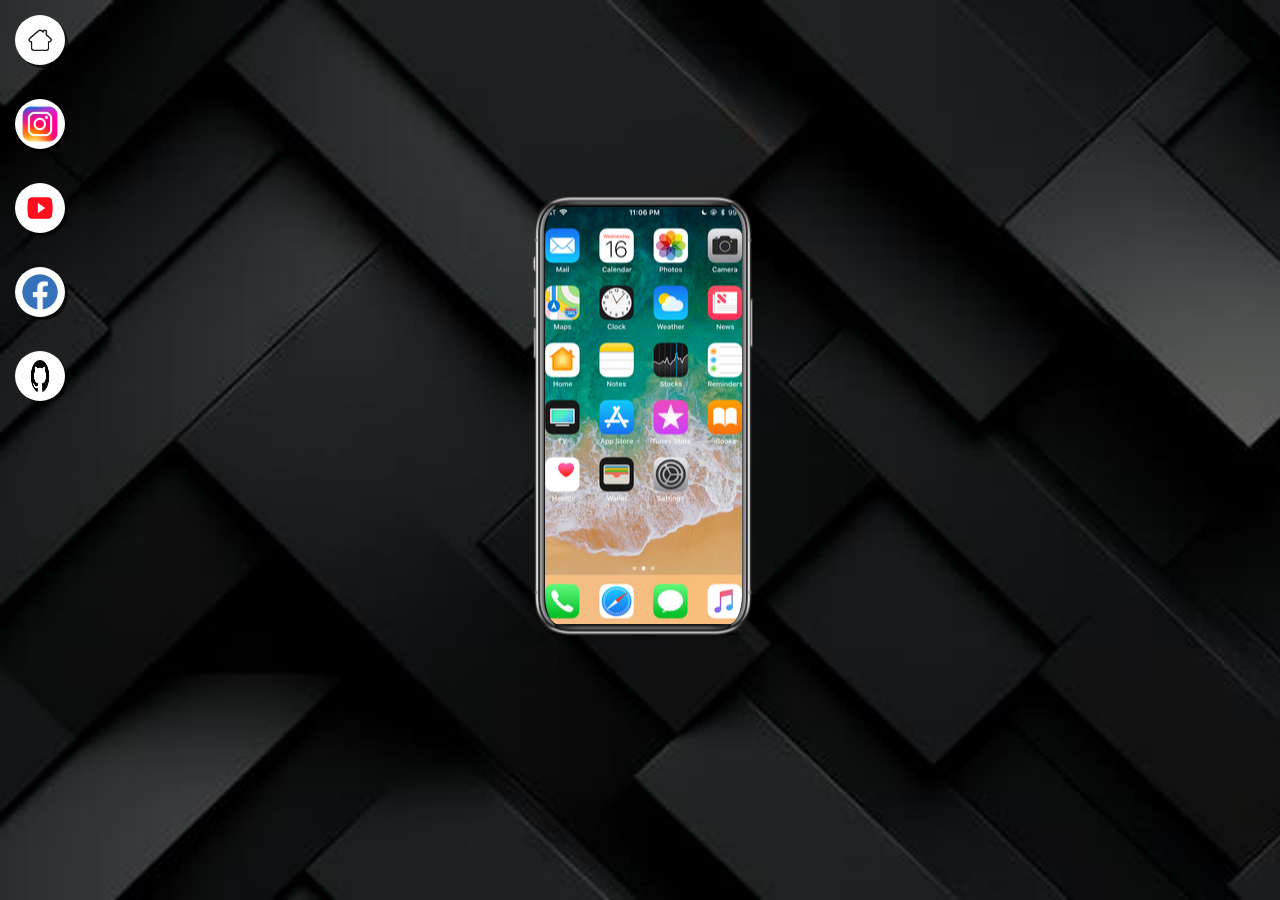
<file: index.html>
<!DOCTYPE html>
<html lang="pt-br">
<head>
    <meta charset="UTF-8">
    <meta name="viewport" content="width=device-width, initial-scale=1.0">
    <link rel="shortcut icon" href="imagens/favicon.ico" type="image/x-icon">
    <link rel="stylesheet" href="estilo/style.css">
    <title>Projeto Redes Sociais</title>
</head>
<body>
    <main>
        <section id="telefone">
            <iframe src="home.html" name="tela" id="tela" frameborder="0"> 
            Desculpe seu navegador nao e compativel com isso

            </iframe>
            
        </section>
        <section id="redes-sociais">
         <a href="home.html" target="tela"><img src="imagens/logotipo-casa.avif" alt="home" ></a><br>
         <a href="instagram.html" target="tela"><img src="imagens/logotipo-instagram.avif" alt="instagram"></a><br>
         <a href="youtube.html" target="tela"><img src="imagens/logotipo-youtube.jpg" alt="youtube" ></a><br>
         <a href="facebook.html" target="tela"><img src="imagens/logotipo-facebook.jpg" alt="facebook"></a><br>
         <a href="github.html" target="tela"><img src="imagens/logotipo-github.jpg" alt="github"></a><br>
         
        </section>
    </main>
    
</body>
</html>
</file>
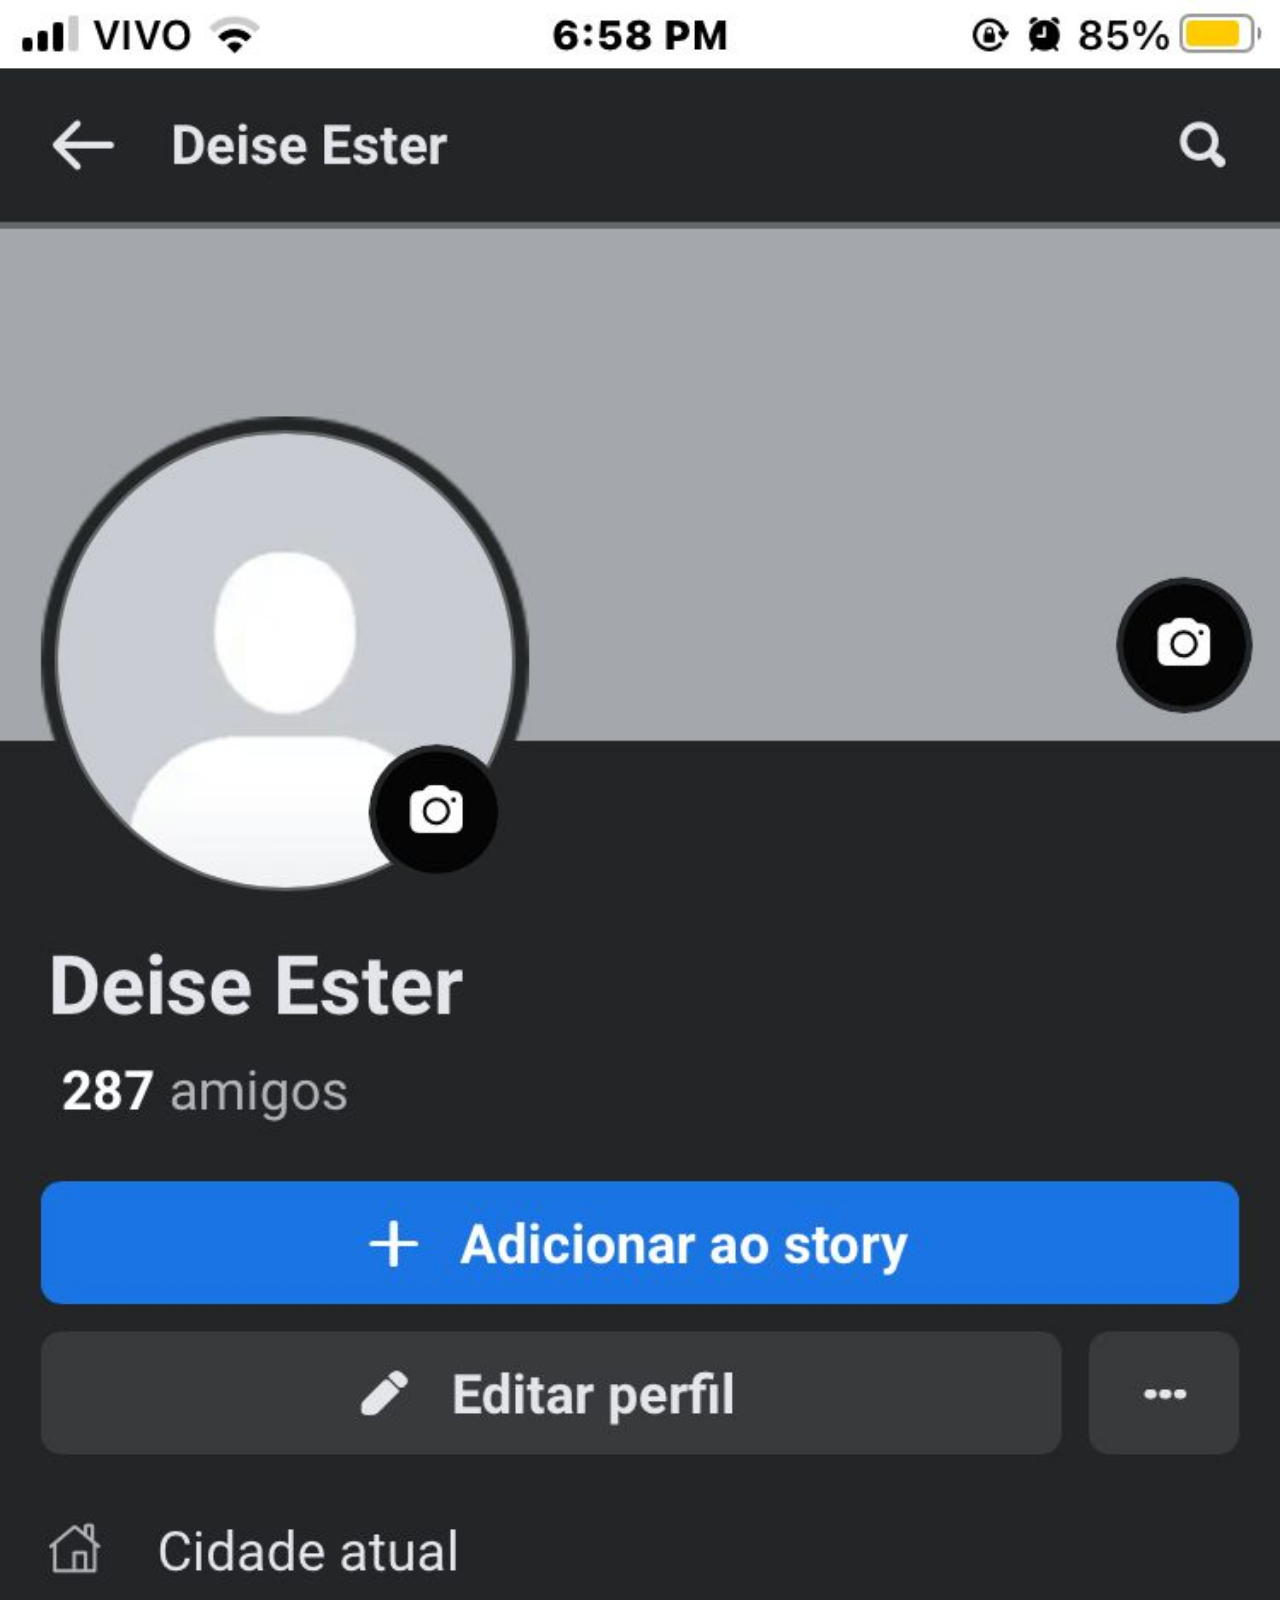
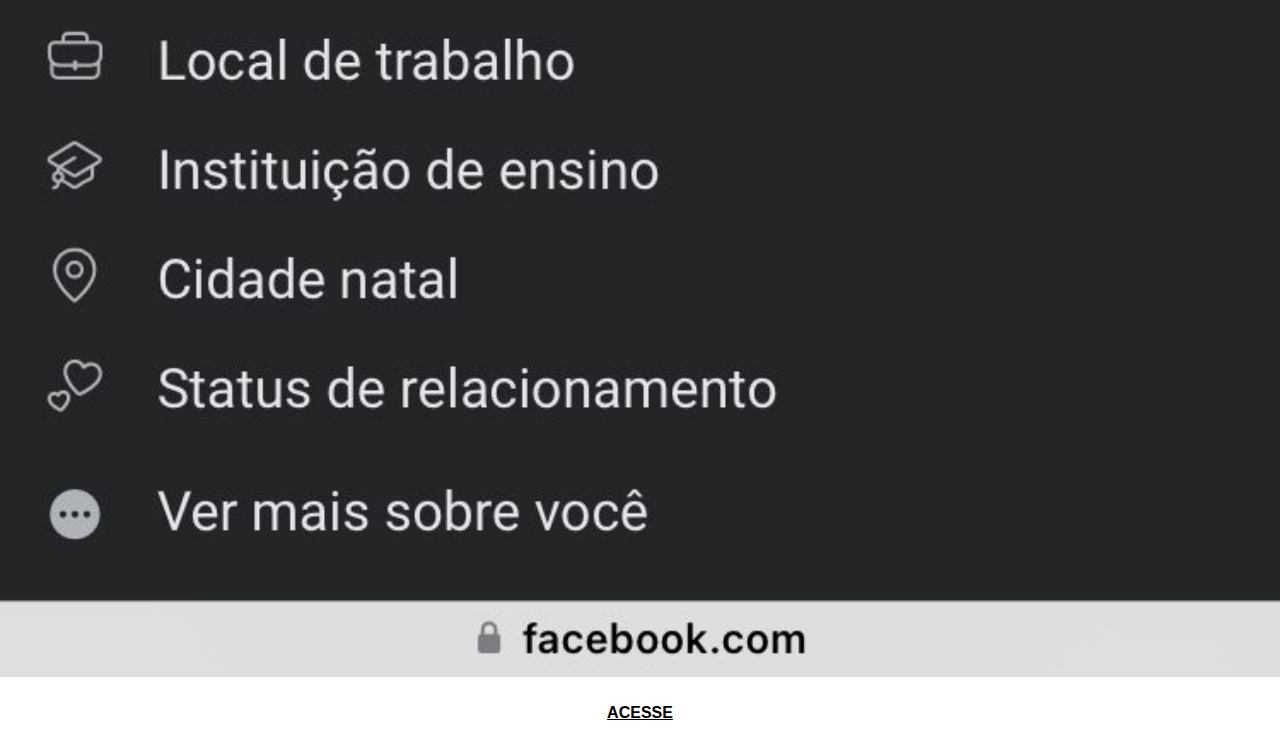
<file: facebook.html>
<!DOCTYPE html>
<html lang="pt-br">
<head>
    <meta charset="UTF-8">
    <meta name="viewport" content="width=device-width, initial-scale=1.0">
    <title>Facebook</title>
    <link rel="stylesheet" href="estilo/social.css">
</head>
<body>
    <img src="imagens/tela-facebook.jpg" alt="Facebook">
    <a href="https://www.facebook.com/deise.ester.58" target="_blank">ACESSE</a>
</body>
</html>
</file>
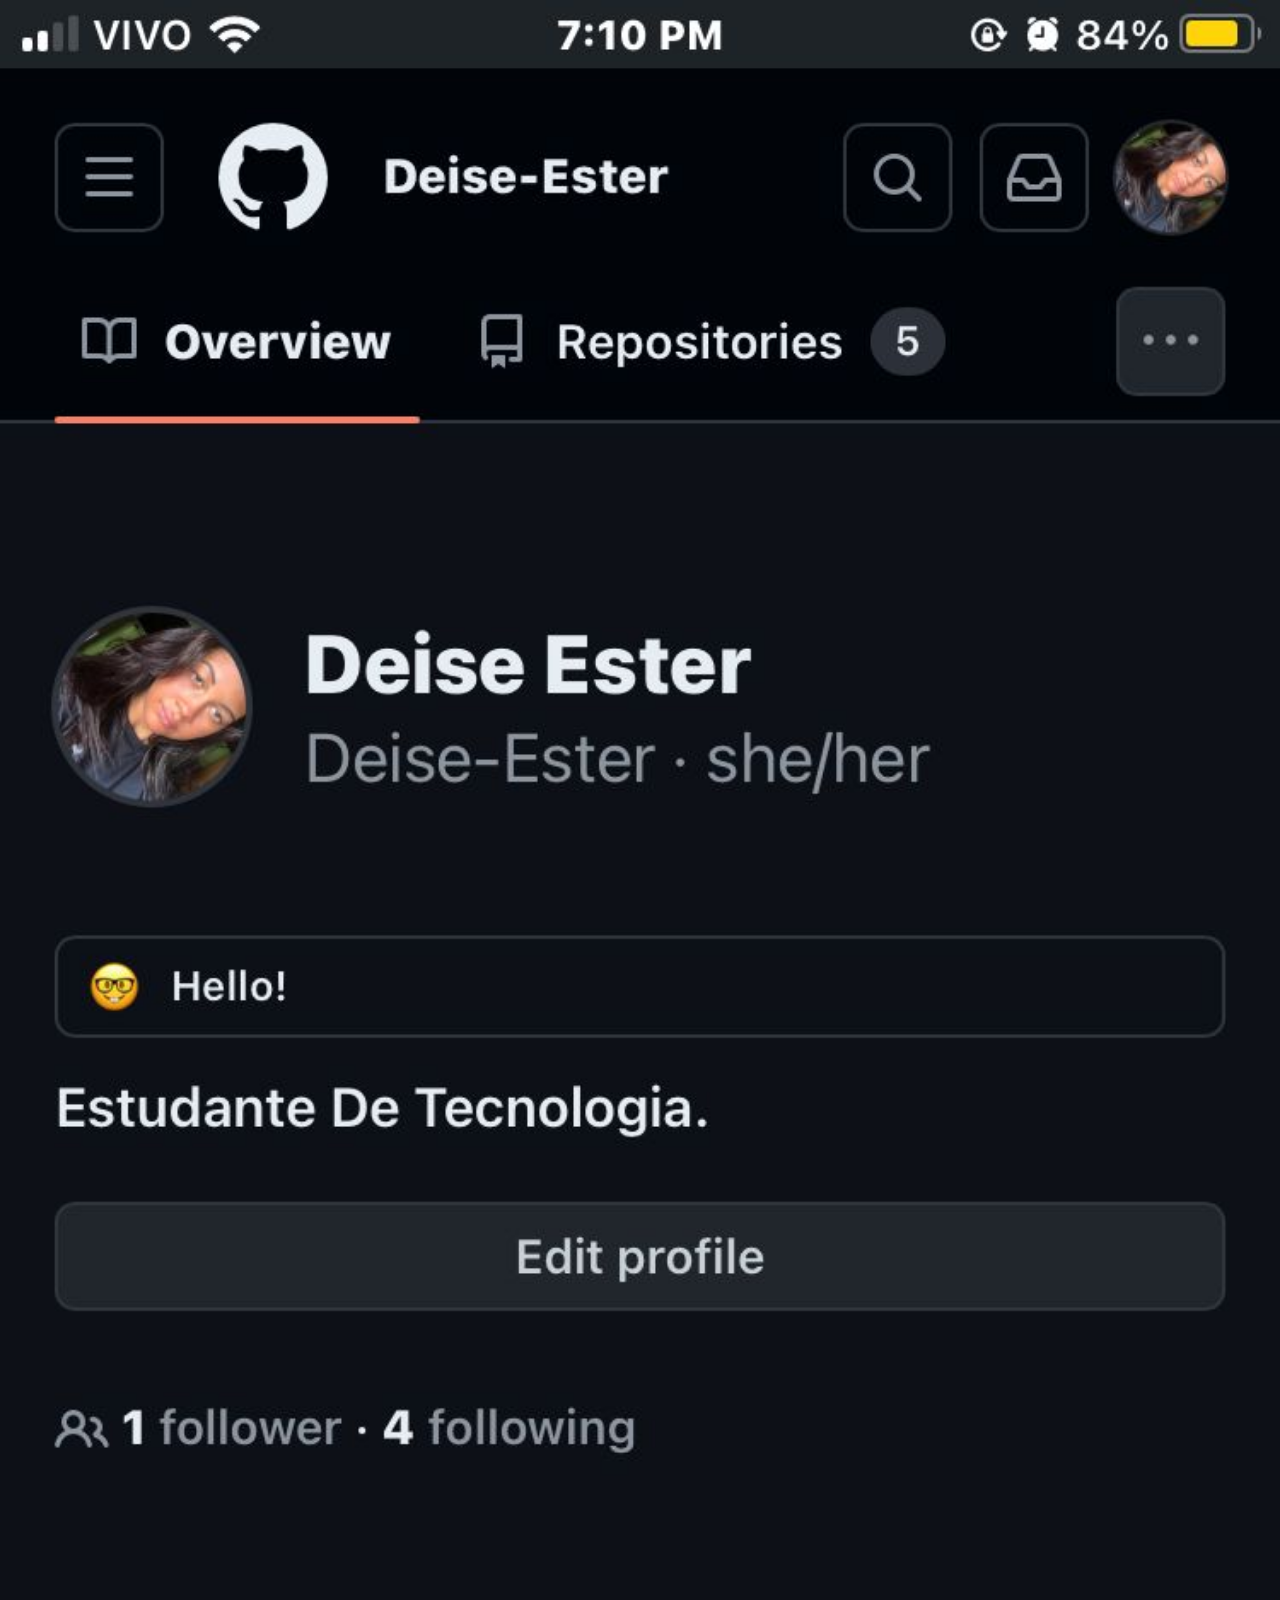
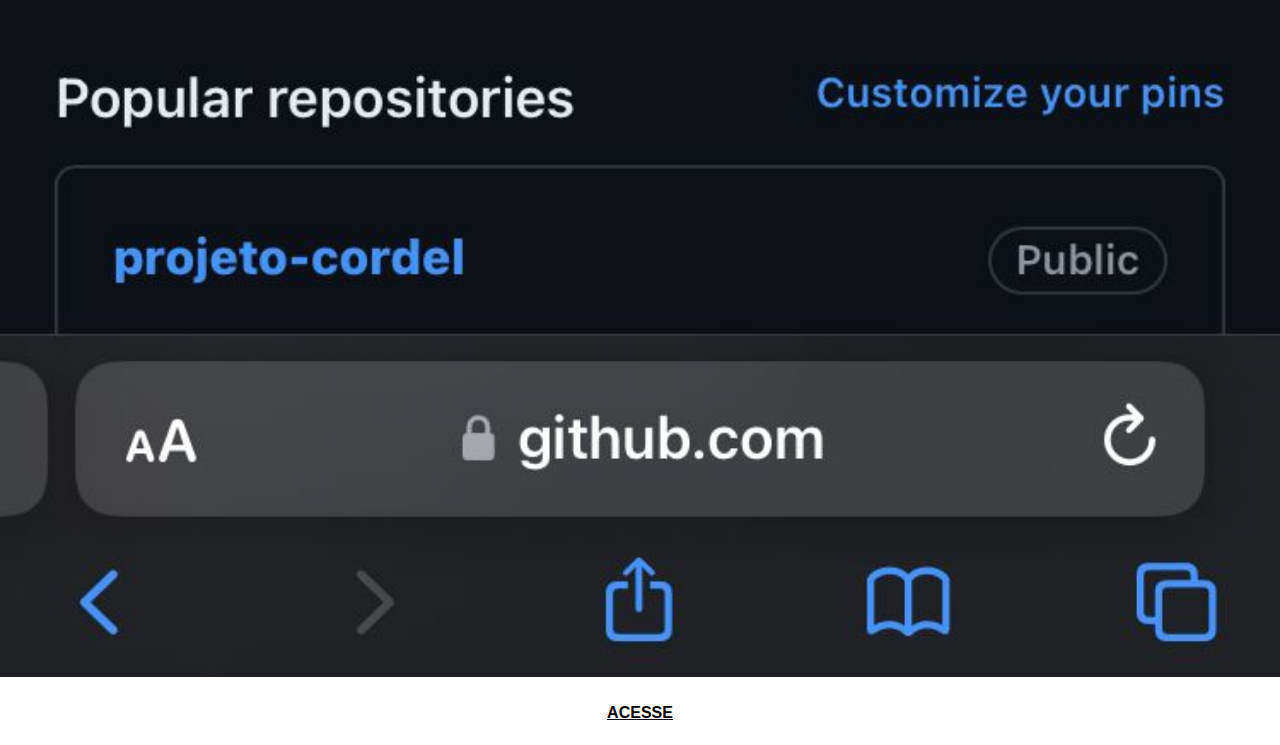
<file: github.html>
<!DOCTYPE html>
<html lang="pt-br">
<head>
    <meta charset="UTF-8">
    <meta name="viewport" content="width=device-width, initial-scale=1.0">
    <title>Github</title>
    <link rel="stylesheet" href="estilo/social.css">
</head>
<body>
    <img src="imagens/tela-github.jpg" alt="Github">
    <a href="https://github.com/Deise-Ester" target="_blank">ACESSE</a>
</body>
</html>
</file>
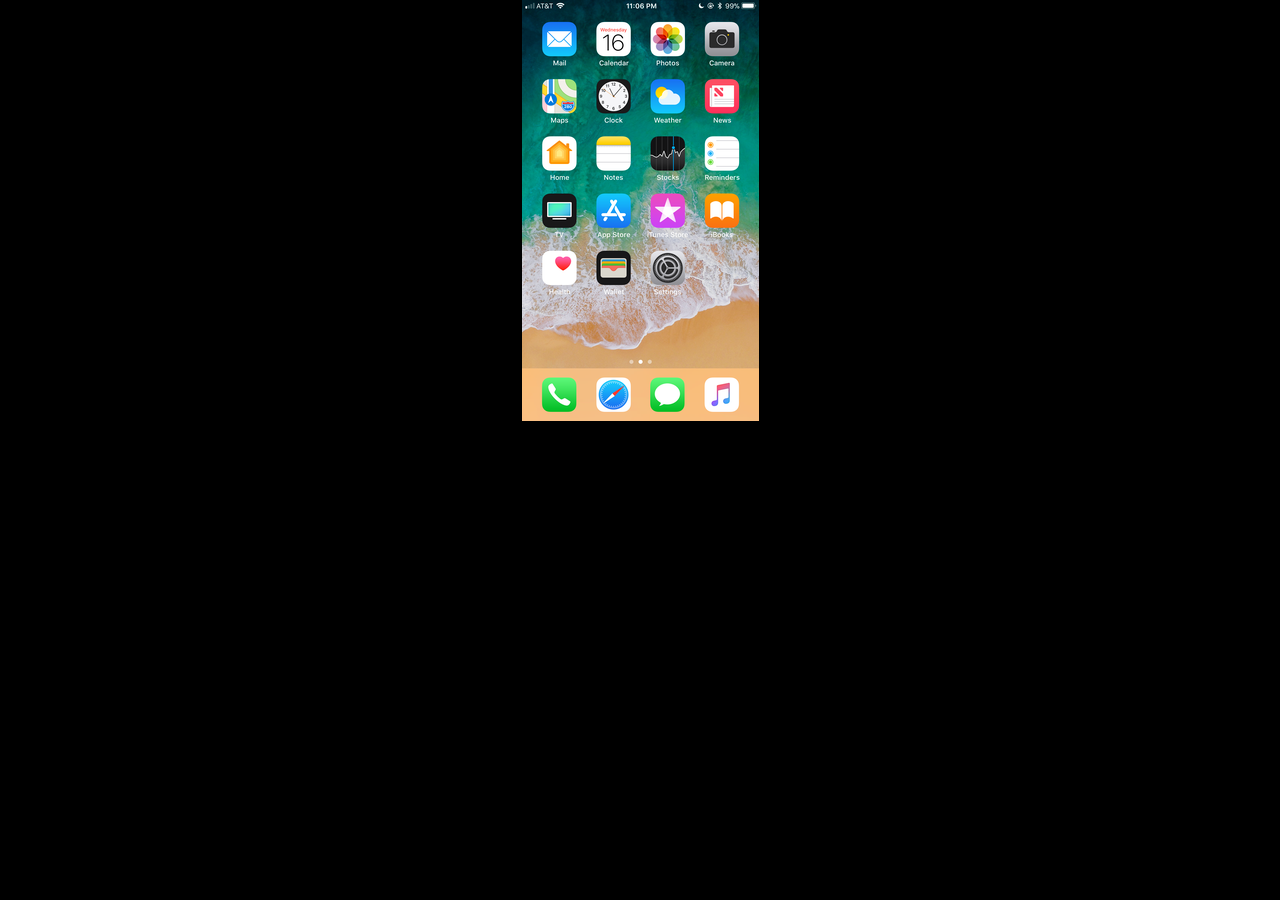
<file: home.html>
<!DOCTYPE html>
<html lang="pt-br">
<head>
    <meta charset="UTF-8">
    <meta name="viewport" content="width=device-width, initial-scale=1.0">
    <title>home</title>
    <style>
        *{
            margin: 0px;
            padding: 0px;
        }
        body{
            width: 100vw;
            height: 100vh;
            background: black url('imagens/home.png') no-repeat top center;
        }
    </style>
</head>
<body>
    
</body>
</html>
</file>
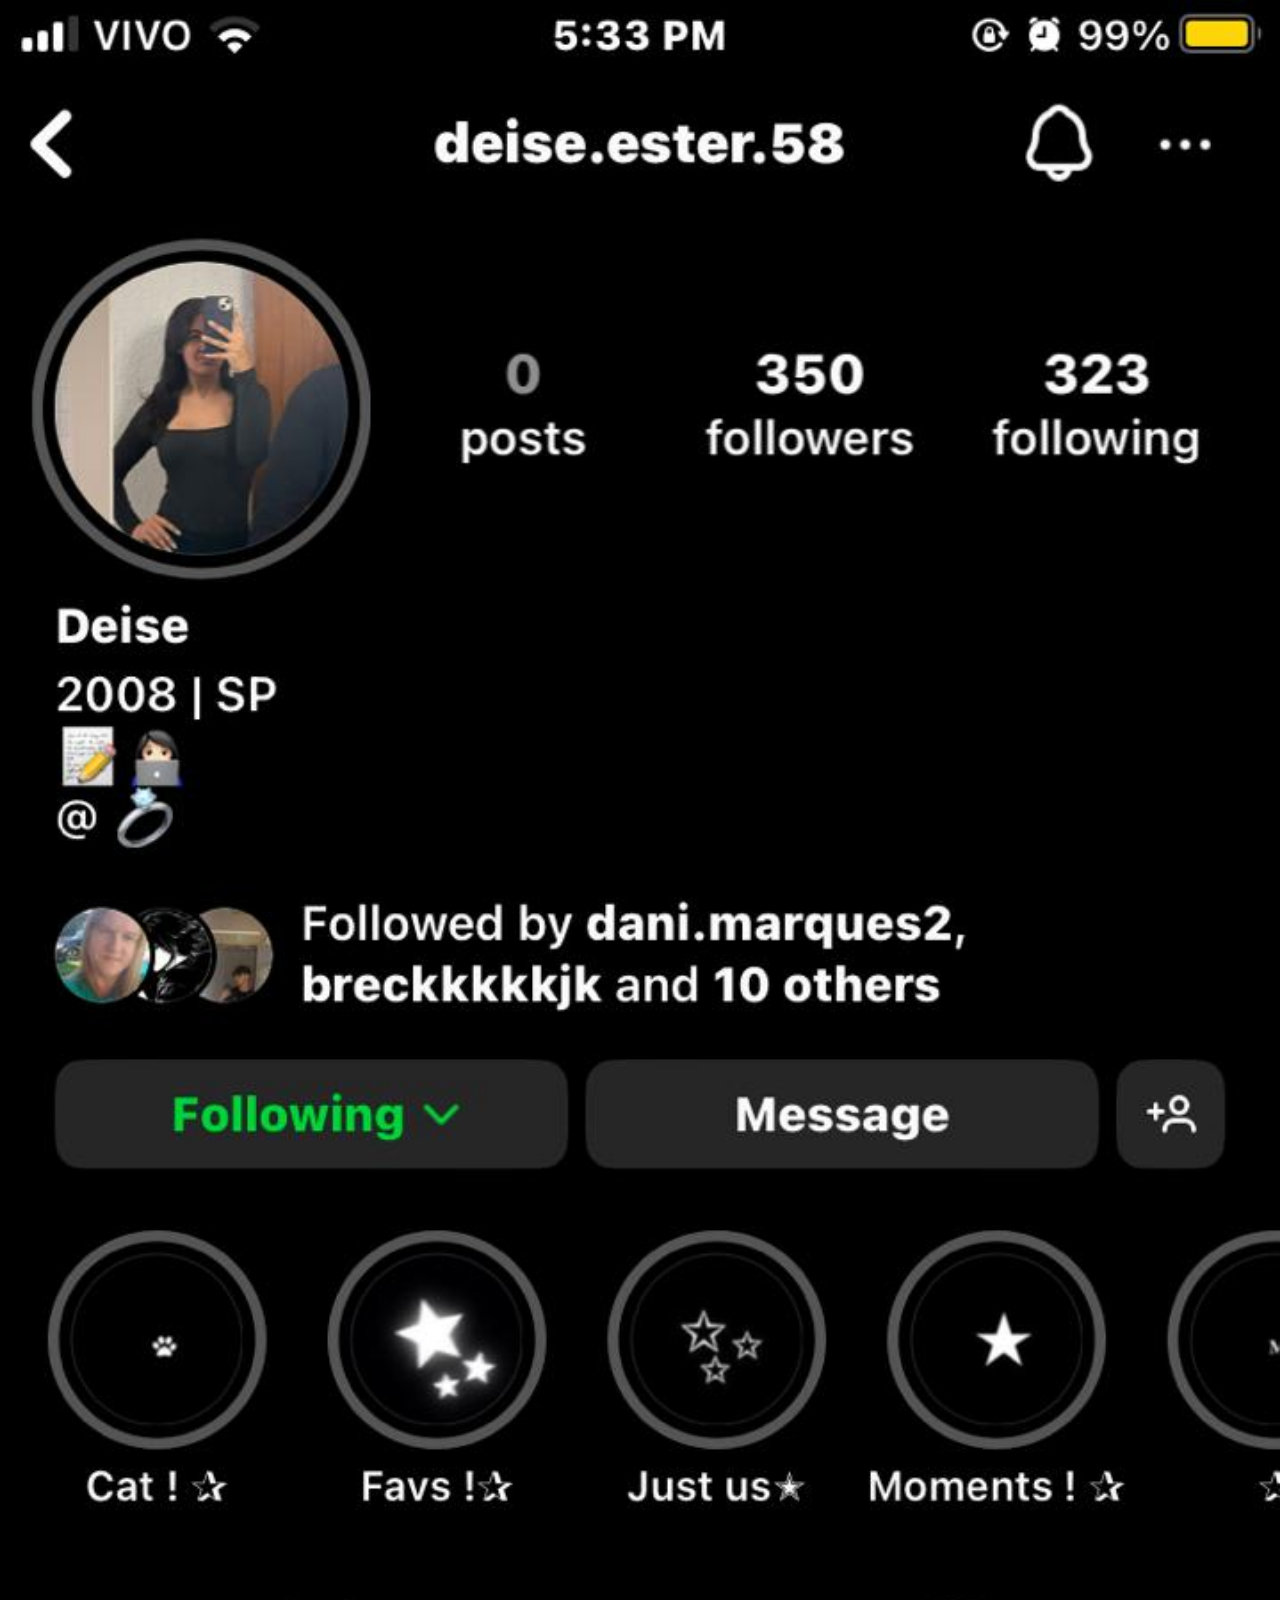
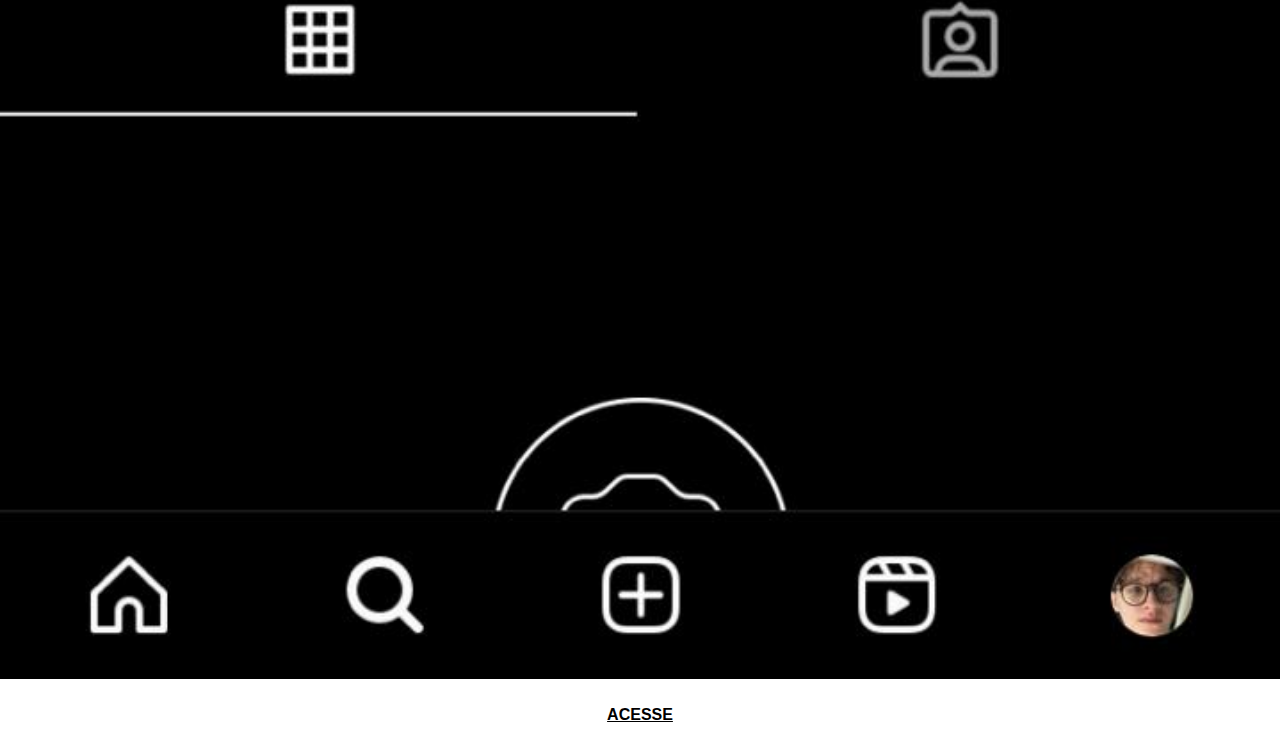
<file: instagram.html>
<!DOCTYPE html>
<html lang="pt-br">
<head>
    <meta charset="UTF-8">
    <meta name="viewport" content="width= , initial-scale=1.0">
    <title>instagram</title>
     <link rel="stylesheet" href="estilo/social.css">
</head>
<body>
    <img src="imagens/tela-instagram.jpg" alt="instagram">
    <a href="https://www.instagram.com/deise.ester.58?igsh=MTlsc3g4cGluNDdlaA==" target="_blank">ACESSE</a>
</body>
</html>
</file>
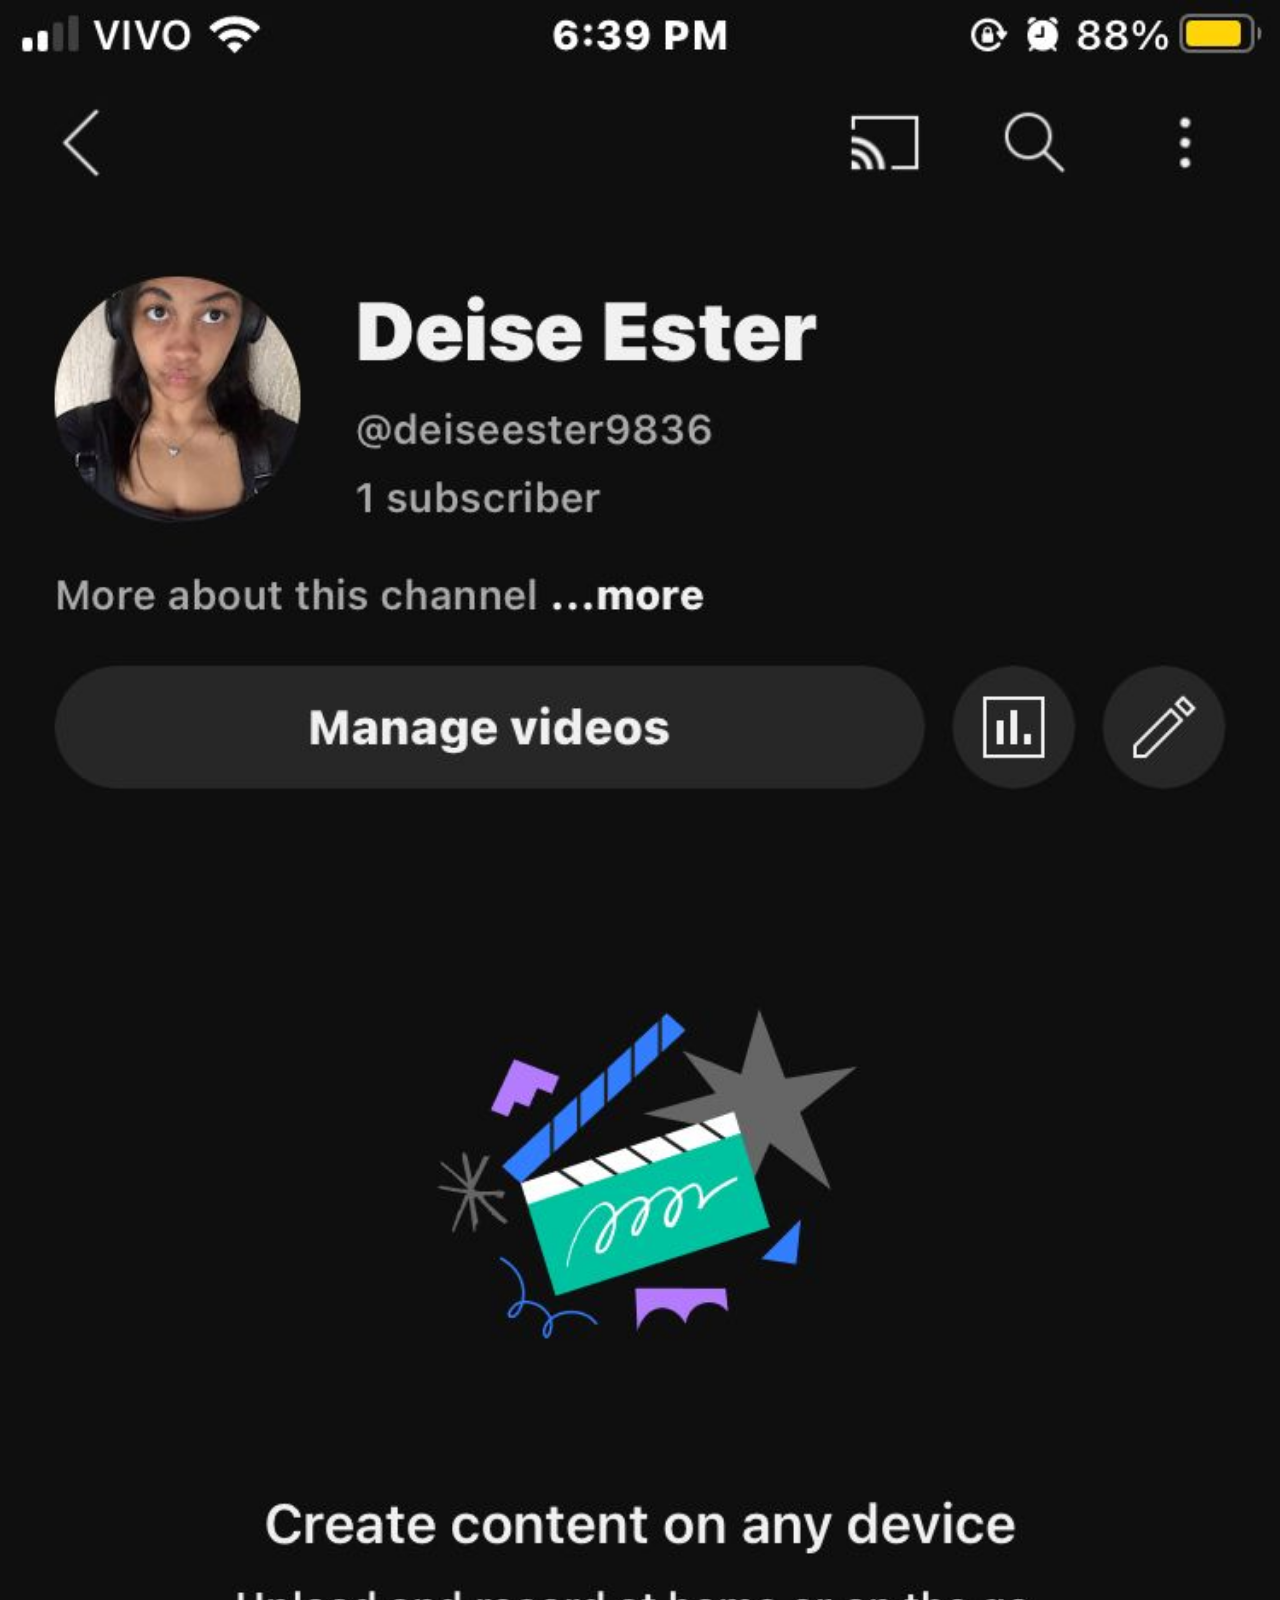
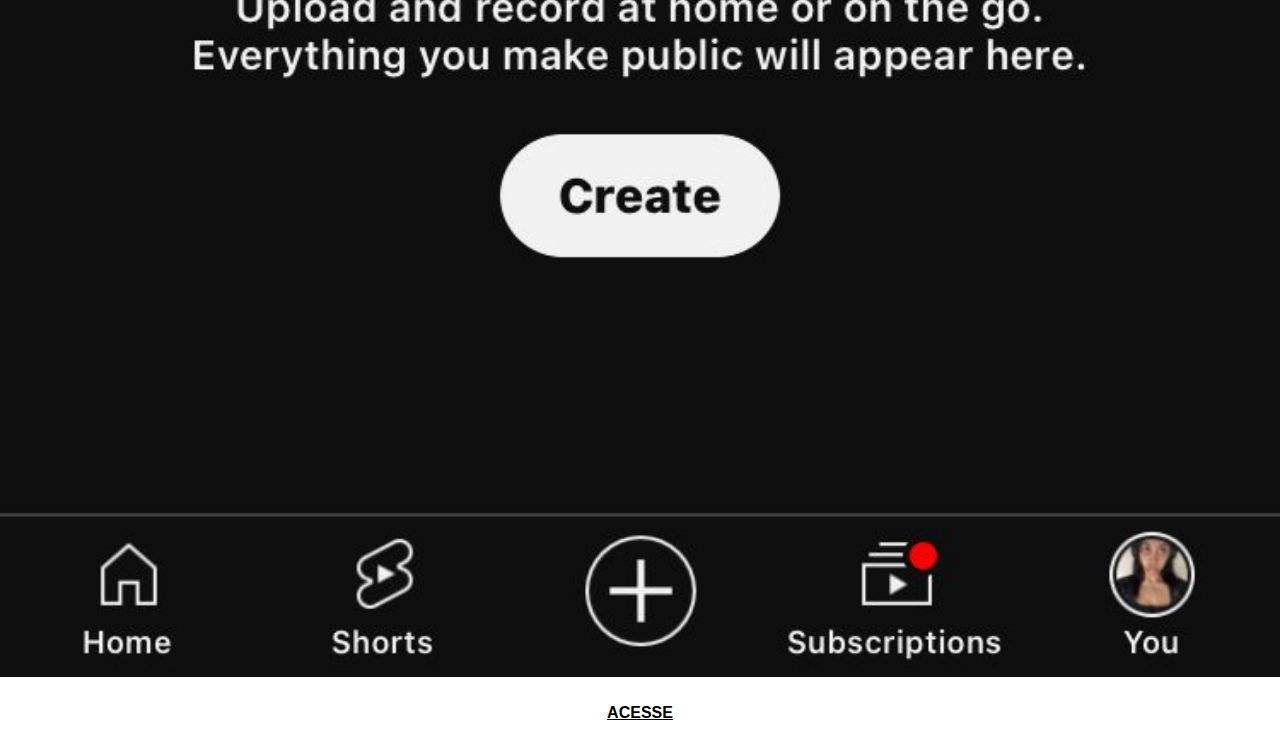
<file: youtube.html>
<!DOCTYPE html>
<html lang="pt-br">
<head>
    <meta charset="UTF-8">
    <meta name="viewport" content="width=device-width, initial-scale=1.0">
    <title>Youtube</title>
    <link rel="stylesheet" href="estilo/social.css">
</head>
<body>
    <img src="imagens/tela-youtube.jpg" alt="Youtube">
    <a href="https://youtube.com/@deiseester9836?si=i8oDpkhqCCFcqVXV" target="_blank">ACESSE </a>
    
</body>
</html>
</file>
<file: estilo/style.css>
@charset "UTF-8";
*{
    margin: 0px;
    padding: 0px;
    font-family: Arial, Helvetica, sans-serif;
}
html, body{
    height: 100vh;
    width: 100vw;
    background-color: lightgrey
}
body{
    background: url('../imagens/fundo.jpeg');
    background-attachment: fixed;
    background-size: cover;
}

main{
    height: 100vh;
    position: relative;
    
}
section#telefone{
    position: absolute;
    top: 50%;
    left: 50%;
    transform: translate(-50%, -50%);
   
    height: 507px;
    width:  296px;
    background: url('../imagens/celular2.png') no-repeat;
}
iframe#tela{ 
    position: relative;
    top: 10px;
    left: 53px;
    width: 197px;
    height: 418px;
    background-size: cover;
    border-radius: 7%;
}


section#redes-sociais img{
    width: 50px;
    height: 50px;
    margin: 15px;
    border-radius: 50%;
    box-shadow: 3px 3px rgba(0, 0, 0, 0.616);
    box-sizing: border-box;
}

section#redes-sociais img:hover{
    border: 2px solid white;

}
</file>
<file: estilo/social.css>
@charset "UTF-8";
*{
    margin: 0px;
    padding: 0px;
    font-family: Arial, Helvetica, sans-serif;
}
::-webkit-scrollbar{
    width: 0px;
    height: 0px;
}
img{
    width: 100vw;
}
a{
    display: block;
    background-color: white;
    text-align: center;
    padding: 23px;
    font-weight: bolder;
    color: black;
    text-decoration:underline;
}
a:hover{
    background-color: rgb(223, 197, 197)
}
</file>
